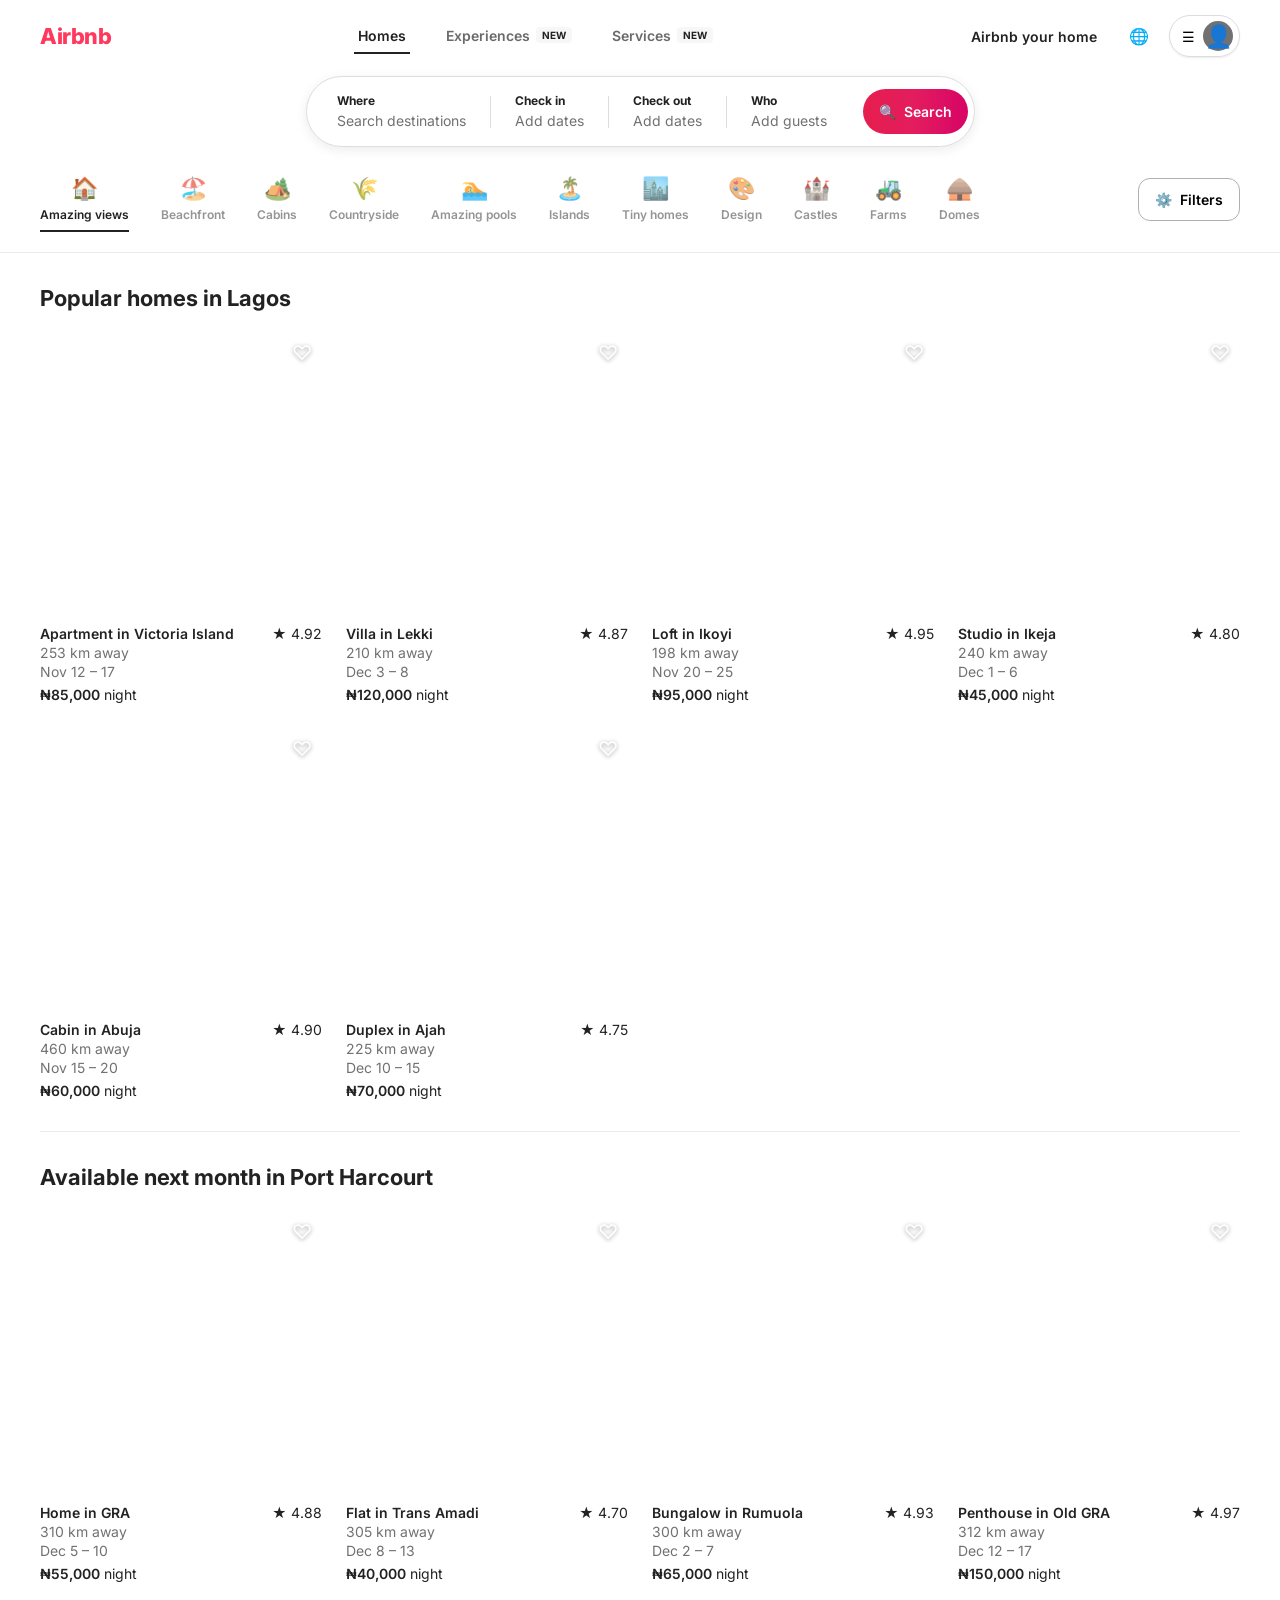
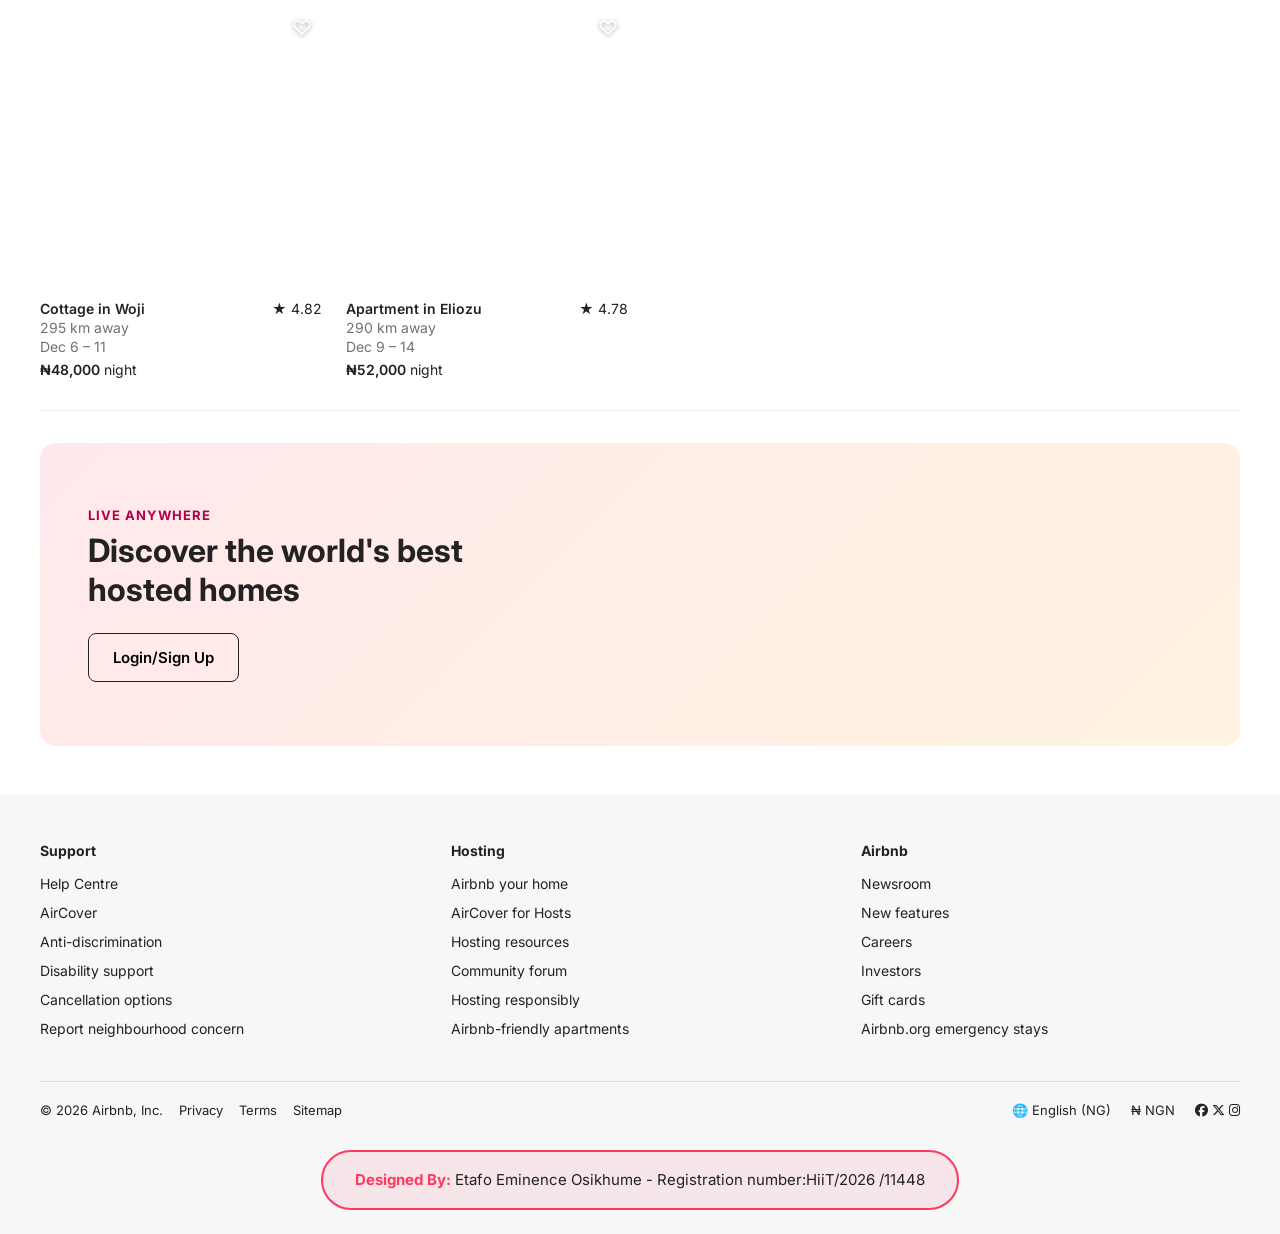
<file: index.html>
<!DOCTYPE html>
<html lang="en">
<head>
<meta charset="UTF-8">
<meta name="viewport" content="width=device-width, initial-scale=1.0">
<title>Airbnb | Vacation Rentals, Cabins, Beach Houses & More</title>
<link rel="preconnect" href="https://fonts.googleapis.com">
<link href="https://fonts.googleapis.com/css2?family=Inter:wght@400;500;600;700;800&display=swap" rel="stylesheet">
<link rel="stylesheet" href="styles.css">
<link rel="stylesheet" href="https://cdnjs.cloudflare.com/ajax/libs/font-awesome/6.5.1/css/all.min.css">
</head>
<body>

<!-- ===== HEADER ===== -->
<header class="site-header">
  <div class="header-inner">
    <a href="#" class="logo">
      <span class="wordmark">Airbnb</span>
    </a>

    <nav class="tab-nav" aria-label="Stay type">
      <a href="#" class="tab active">
        <span class="tab-label">Homes</span>
      </a>
      <a href="#" class="tab">
        <span class="tab-label">Experiences</span>
        <span class="tab-new">NEW</span>
      </a>
      <a href="#" class="tab">
        <span class="tab-label">Services</span>
        <span class="tab-new">NEW</span>
      </a>
    </nav>

    <div class="header-right">
      <a href="#" class="host-link">Airbnb your home</a>
      <button class="icon-btn" aria-label="Language">🌐</button>
      <button class="profile-btn" aria-label="Menu">
        <span class="menu-icon">☰</span>
        <span class="user-icon">👤</span>
      </button>
    </div>
  </div>

  <!-- Search bar -->
  <div class="search-wrap">
    <form class="search-bar" role="search">
      <div class="search-field">
        <span class="field-label">Where</span>
        <span class="field-value placeholder">Search destinations</span>
      </div>
      <div class="search-divider"></div>
      <div class="search-field narrow">
        <span class="field-label">Check in</span>
        <span class="field-value placeholder">Add dates</span>
      </div>
      <div class="search-divider"></div>
      <div class="search-field narrow">
        <span class="field-label">Check out</span>
        <span class="field-value placeholder">Add dates</span>
      </div>
      <div class="search-divider"></div>
      <div class="search-field">
        <span class="field-label">Who</span>
        <span class="field-value placeholder">Add guests</span>
      </div>
      <button type="submit" class="search-btn" aria-label="Search">
        <span class="search-icon">🔍</span>
        <span class="search-text">Search</span>
      </button>
    </form>
  </div>

  <!-- Category filter row -->
  <div class="category-row">
    <button class="category active">
      <span class="cat-icon">🏠</span>
      <span class="cat-name">Amazing views</span>
    </button>
    <button class="category">
      <span class="cat-icon">🏖️</span>
      <span class="cat-name">Beachfront</span>
    </button>
    <button class="category">
      <span class="cat-icon">🏕️</span>
      <span class="cat-name">Cabins</span>
    </button>
    <button class="category">
      <span class="cat-icon">🌾</span>
      <span class="cat-name">Countryside</span>
    </button>
    <button class="category">
      <span class="cat-icon">🏊</span>
      <span class="cat-name">Amazing pools</span>
    </button>
    <button class="category">
      <span class="cat-icon">🏝️</span>
      <span class="cat-name">Islands</span>
    </button>
    <button class="category">
      <span class="cat-icon">🏙️</span>
      <span class="cat-name">Tiny homes</span>
    </button>
    <button class="category">
      <span class="cat-icon">🎨</span>
      <span class="cat-name">Design</span>
    </button>
    <button class="category">
      <span class="cat-icon">🏰</span>
      <span class="cat-name">Castles</span>
    </button>
    <button class="category">
      <span class="cat-icon">🚜</span>
      <span class="cat-name">Farms</span>
    </button>
    <button class="category">
      <span class="cat-icon">🛖</span>
      <span class="cat-name">Domes</span>
    </button>
    <button class="filter-btn">
      <span class="filter-icon">⚙️</span>
      Filters
    </button>
  </div>
</header>

<!-- ===== MAIN ===== -->
<main>

  <!-- Section: Popular homes -->
  <section class="listing-section">
    <h2 class="section-title">Popular homes in Lagos</h2>
    <div class="card-grid">

      <a href="#" class="card">
        <div class="card-img" style="background-image:url('https://images.unsplash.com/photo-1600585154340-be6161a56a0c?w=500')">
          <button class="heart-btn" aria-label="Save">♡</button>
        </div>
        <div class="card-body">
          <div class="card-top">
            <span class="card-title">Apartment in Victoria Island</span>
            <span class="card-rating">★ 4.92</span>
          </div>
          <p class="card-sub">253 km away</p>
          <p class="card-dates">Nov 12 – 17</p>
          <p class="card-price"><strong>₦85,000</strong> night</p>
        </div>
      </a>

      <a href="#" class="card">
        <div class="card-img" style="background-image:url('https://images.unsplash.com/photo-1502672260266-1c1ef2d93688?w=500')">
          <button class="heart-btn" aria-label="Save">♡</button>
        </div>
        <div class="card-body">
          <div class="card-top">
            <span class="card-title">Villa in Lekki</span>
            <span class="card-rating">★ 4.87</span>
          </div>
          <p class="card-sub">210 km away</p>
          <p class="card-dates">Dec 3 – 8</p>
          <p class="card-price"><strong>₦120,000</strong> night</p>
        </div>
      </a>

      <a href="#" class="card">
        <div class="card-img" style="background-image:url('https://images.unsplash.com/photo-1600607687939-ce8a6c25118c?w=500')">
          <button class="heart-btn" aria-label="Save">♡</button>
        </div>
        <div class="card-body">
          <div class="card-top">
            <span class="card-title">Loft in Ikoyi</span>
            <span class="card-rating">★ 4.95</span>
          </div>
          <p class="card-sub">198 km away</p>
          <p class="card-dates">Nov 20 – 25</p>
          <p class="card-price"><strong>₦95,000</strong> night</p>
        </div>
      </a>

      <a href="#" class="card">
        <div class="card-img" style="background-image:url('https://images.unsplash.com/photo-1600596542815-ffad4c1539a9?w=500')">
          <button class="heart-btn" aria-label="Save">♡</button>
        </div>
        <div class="card-body">
          <div class="card-top">
            <span class="card-title">Studio in Ikeja</span>
            <span class="card-rating">★ 4.80</span>
          </div>
          <p class="card-sub">240 km away</p>
          <p class="card-dates">Dec 1 – 6</p>
          <p class="card-price"><strong>₦45,000</strong> night</p>
        </div>
      </a>

      <a href="#" class="card">
        <div class="card-img" style="background-image:url('https://images.unsplash.com/photo-1512917774080-9991f1c4c750?w=500')">
          <button class="heart-btn" aria-label="Save">♡</button>
        </div>
        <div class="card-body">
          <div class="card-top">
            <span class="card-title">Cabin in Abuja</span>
            <span class="card-rating">★ 4.90</span>
          </div>
          <p class="card-sub">460 km away</p>
          <p class="card-dates">Nov 15 – 20</p>
          <p class="card-price"><strong>₦60,000</strong> night</p>
        </div>
      </a>

      <a href="#" class="card">
        <div class="card-img" style="background-image:url('https://images.unsplash.com/photo-1600566753086-00f18fb6b3ea?w=500')">
          <button class="heart-btn" aria-label="Save">♡</button>
        </div>
        <div class="card-body">
          <div class="card-top">
            <span class="card-title">Duplex in Ajah</span>
            <span class="card-rating">★ 4.75</span>
          </div>
          <p class="card-sub">225 km away</p>
          <p class="card-dates">Dec 10 – 15</p>
          <p class="card-price"><strong>₦70,000</strong> night</p>
        </div>
      </a>

    </div>
  </section>

  <!-- Section: Available next month -->
  <section class="listing-section">
    <h2 class="section-title">Available next month in Port Harcourt</h2>
    <div class="card-grid">

      <a href="#" class="card">
        <div class="card-img" style="background-image:url('https://images.unsplash.com/photo-1560448204-e02f11c3d0e2?w=500')">
          <button class="heart-btn" aria-label="Save">♡</button>
        </div>
        <div class="card-body">
          <div class="card-top">
            <span class="card-title">Home in GRA</span>
            <span class="card-rating">★ 4.88</span>
          </div>
          <p class="card-sub">310 km away</p>
          <p class="card-dates">Dec 5 – 10</p>
          <p class="card-price"><strong>₦55,000</strong> night</p>
        </div>
      </a>

      <a href="#" class="card">
        <div class="card-img" style="background-image:url('https://images.unsplash.com/photo-1570129477492-45c003edd2be?w=500')">
          <button class="heart-btn" aria-label="Save">♡</button>
        </div>
        <div class="card-body">
          <div class="card-top">
            <span class="card-title">Flat in Trans Amadi</span>
            <span class="card-rating">★ 4.70</span>
          </div>
          <p class="card-sub">305 km away</p>
          <p class="card-dates">Dec 8 – 13</p>
          <p class="card-price"><strong>₦40,000</strong> night</p>
        </div>
      </a>

      <a href="#" class="card">
        <div class="card-img" style="background-image:url('https://images.unsplash.com/photo-1505873242700-f289a29e1e0f?w=500')">
          <button class="heart-btn" aria-label="Save">♡</button>
        </div>
        <div class="card-body">
          <div class="card-top">
            <span class="card-title">Bungalow in Rumuola</span>
            <span class="card-rating">★ 4.93</span>
          </div>
          <p class="card-sub">300 km away</p>
          <p class="card-dates">Dec 2 – 7</p>
          <p class="card-price"><strong>₦65,000</strong> night</p>
        </div>
      </a>

      <a href="#" class="card">
        <div class="card-img" style="background-image:url('https://images.unsplash.com/photo-1571003123894-1f0594d2b5d9?w=500')">
          <button class="heart-btn" aria-label="Save">♡</button>
        </div>
        <div class="card-body">
          <div class="card-top">
            <span class="card-title">Penthouse in Old GRA</span>
            <span class="card-rating">★ 4.97</span>
          </div>
          <p class="card-sub">312 km away</p>
          <p class="card-dates">Dec 12 – 17</p>
          <p class="card-price"><strong>₦150,000</strong> night</p>
        </div>
      </a>

      <a href="#" class="card">
        <div class="card-img" style="background-image:url('https://images.unsplash.com/photo-1502672023488-70e25813eb80?w=500')">
          <button class="heart-btn" aria-label="Save">♡</button>
        </div>
        <div class="card-body">
          <div class="card-top">
            <span class="card-title">Cottage in Woji</span>
            <span class="card-rating">★ 4.82</span>
          </div>
          <p class="card-sub">295 km away</p>
          <p class="card-dates">Dec 6 – 11</p>
          <p class="card-price"><strong>₦48,000</strong> night</p>
        </div>
      </a>

      <a href="#" class="card">
        <div class="card-img" style="background-image:url('https://images.unsplash.com/photo-1615529182904-14819c35db37?w=500')">
          <button class="heart-btn" aria-label="Save">♡</button>
        </div>
        <div class="card-body">
          <div class="card-top">
            <span class="card-title">Apartment in Eliozu</span>
            <span class="card-rating">★ 4.78</span>
          </div>
          <p class="card-sub">290 km away</p>
          <p class="card-dates">Dec 9 – 14</p>
          <p class="card-price"><strong>₦52,000</strong> night</p>
        </div>
      </a>

    </div>
  </section>

  <!-- Inspiration banner -->
  <section class="inspire-banner">
    <div class="inspire-text">
      <p class="inspire-eyebrow">Live anywhere</p>
      <h2>Discover the world's best hosted homes</h2>
      <button class="inspire-btn"><a href="login.html">Login/Sign Up</a></button>
    </div>
  </section>

</main>

<!-- ===== FOOTER ===== -->
<footer class="site-footer">
  <div class="footer-columns">
    <div class="footer-col">
      <h3>Support</h3>
      <a href="help.html">Help Centre</a>
      <a href="#">AirCover</a>
      <a href="#">Anti-discrimination</a>
      <a href="#">Disability support</a>
      <a href="#">Cancellation options</a>
      <a href="#">Report neighbourhood concern</a>
    </div>
    <div class="footer-col">
      <h3>Hosting</h3>
      <a href="#">Airbnb your home</a>
      <a href="#">AirCover for Hosts</a>
      <a href="#">Hosting resources</a>
      <a href="#">Community forum</a>
      <a href="#">Hosting responsibly</a>
      <a href="#">Airbnb-friendly apartments</a>
    </div>
    <div class="footer-col">
      <h3>Airbnb</h3>
      <a href="#">Newsroom</a>
      <a href="#">New features</a>
      <a href="#">Careers</a>
      <a href="#">Investors</a>
      <a href="#">Gift cards</a>
      <a href="#">Airbnb.org emergency stays</a>
    </div>
  </div>

  <div class="footer-bottom">
    <div class="footer-legal">
      <span>© 2026 Airbnb, Inc.</span>
      <a href="#">Privacy</a>
      <a href="#">Terms</a>
      <a href="#">Sitemap</a>
    </div>
    <div class="footer-meta">
      <span class="lang-select">🌐 English (NG)</span>
      <span class="lang-select">₦ NGN</span>
      <span class="socials">
  <a href="#" aria-label="Facebook"><i class="fa-brands fa-facebook"></i></a>
  <a href="#" aria-label="Twitter"><i class="fa-brands fa-x-twitter"></i></a>
  <a href="#" aria-label="Instagram"><i class="fa-brands fa-instagram"></i></a>
</span>
    </div>
  </div>

  <p class="designed-by"><strong>Designed By:</strong> Etafo Eminence Osikhume - Registration number:HiiT/2026 /11448</p>
</footer>

</body>
</html>
</file>
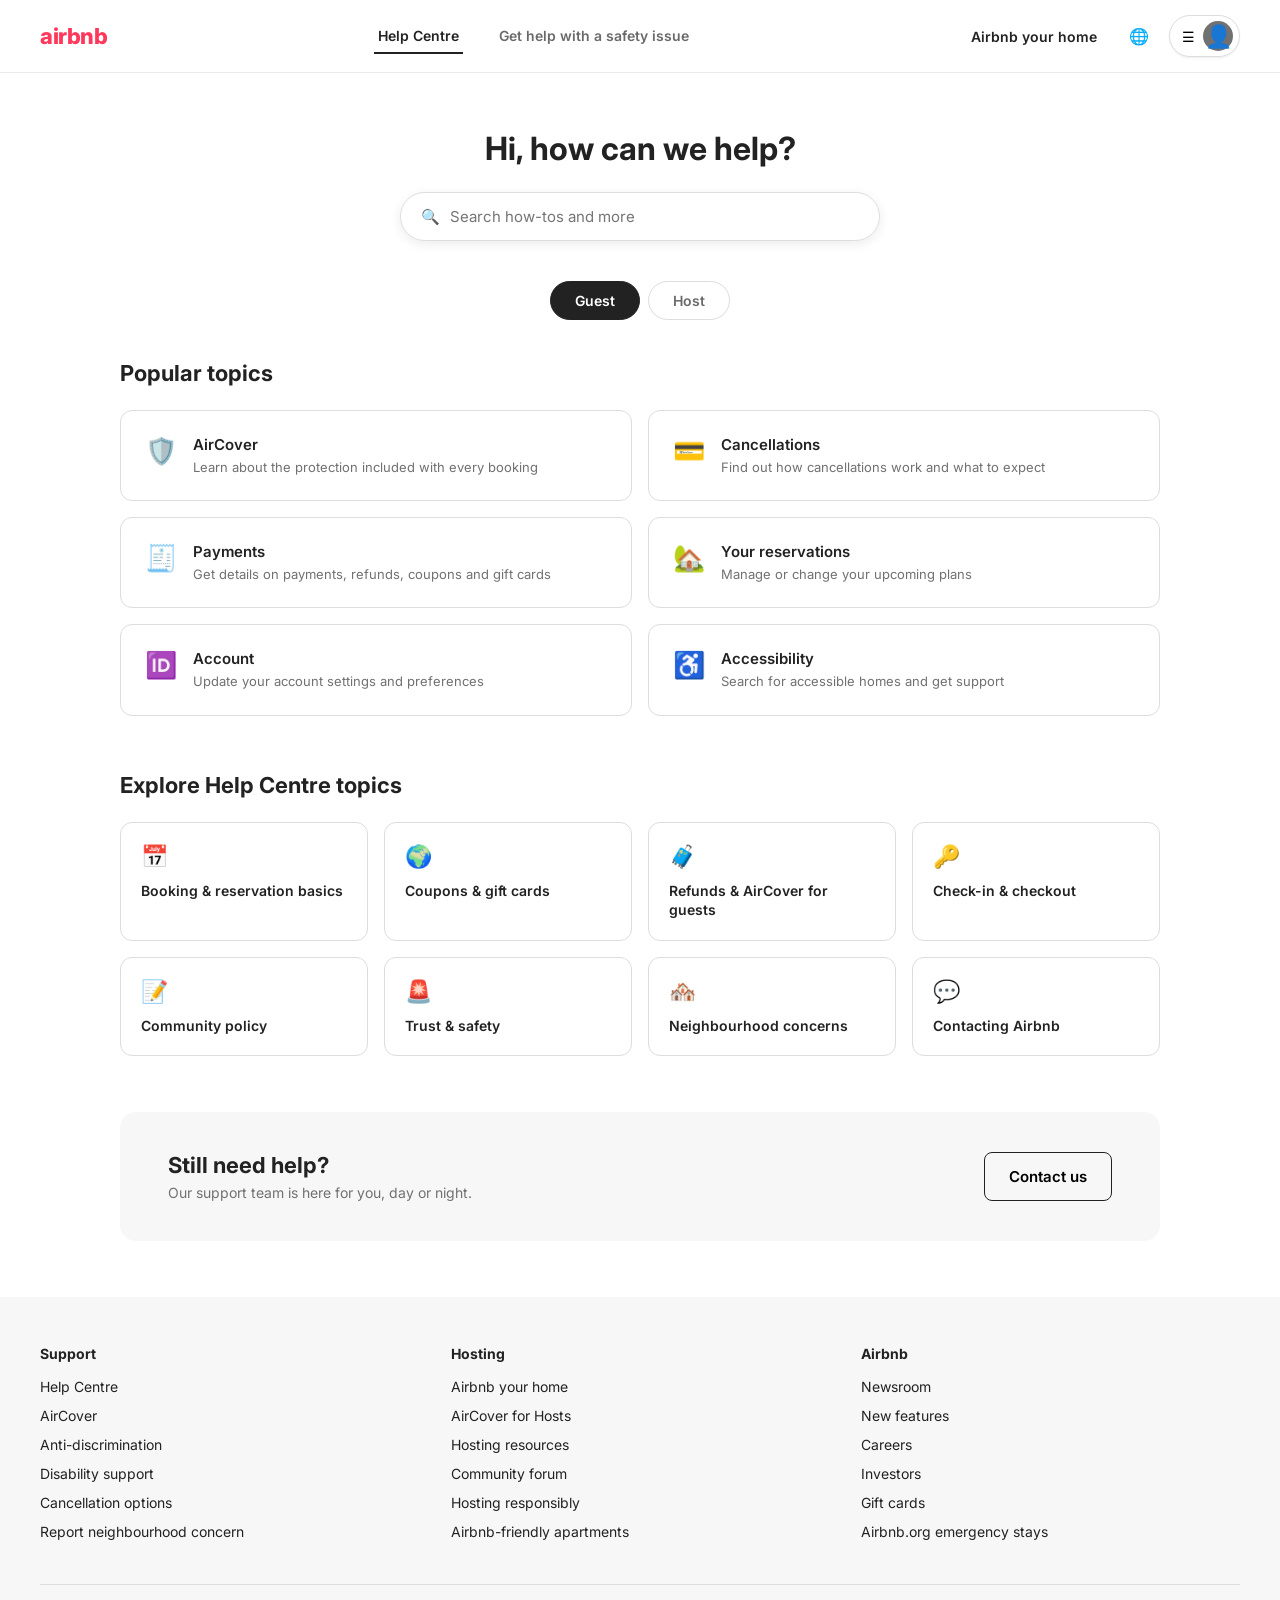
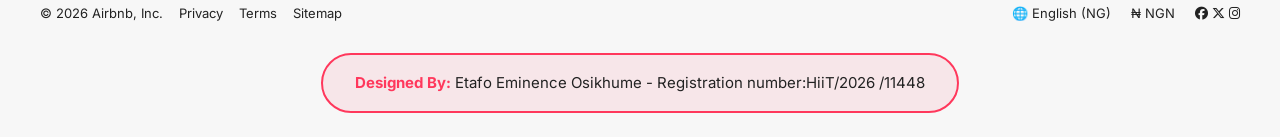
<file: help.html>
<!DOCTYPE html>
<html lang="en">
<head>
<meta charset="UTF-8">
<meta name="viewport" content="width=device-width, initial-scale=1.0">
<title>Airbnb Help Centre</title>
<link rel="preconnect" href="https://fonts.googleapis.com">
<link href="https://fonts.googleapis.com/css2?family=Inter:wght@400;500;600;700;800&display=swap" rel="stylesheet">
<link rel="stylesheet" href="help-styles.css">
<link rel="stylesheet" href="https://cdnjs.cloudflare.com/ajax/libs/font-awesome/6.5.1/css/all.min.css">
</head>
<body>

<!-- ===== HEADER ===== -->
<header class="site-header">
  <div class="header-inner">
    <a href="#" class="logo">
      <span class="wordmark">airbnb</span>
    </a>

    <nav class="help-nav" aria-label="Help sections">
      <a href="#" class="help-tab active">Help Centre</a>
      <a href="#" class="help-tab">Get help with a safety issue</a>
    </nav>

    <div class="header-right">
      <a href="#" class="host-link">Airbnb your home</a>
      <button class="icon-btn" aria-label="Language">🌐</button>
      <button class="profile-btn" aria-label="Menu">
        <span class="menu-icon">☰</span>
        <span class="user-icon">👤</span>
      </button>
    </div>
  </div>
</header>

<!-- ===== HERO / SEARCH ===== -->
<section class="help-hero">
  <h1>Hi, how can we help?</h1>
  <form class="help-search" role="search">
    <span class="search-icon">🔍</span>
    <input type="text" placeholder="Search how-tos and more">
  </form>
</section>

<main>

  <!-- Guest / Host toggle -->
  <div class="role-toggle">
    <button class="role-btn active">Guest</button>
    <button class="role-btn">Host</button>
  </div>

  <!-- Popular topics -->
  <section class="topics-section">
    <h2>Popular topics</h2>
    <div class="topics-grid">

      <a href="#" class="topic-card">
        <span class="topic-icon">🛡️</span>
        <div>
          <p class="topic-title">AirCover</p>
          <p class="topic-desc">Learn about the protection included with every booking</p>
        </div>
      </a>

      <a href="#" class="topic-card">
        <span class="topic-icon">💳</span>
        <div>
          <p class="topic-title">Cancellations</p>
          <p class="topic-desc">Find out how cancellations work and what to expect</p>
        </div>
      </a>

      <a href="#" class="topic-card">
        <span class="topic-icon">🧾</span>
        <div>
          <p class="topic-title">Payments</p>
          <p class="topic-desc">Get details on payments, refunds, coupons and gift cards</p>
        </div>
      </a>

      <a href="#" class="topic-card">
        <span class="topic-icon">🏡</span>
        <div>
          <p class="topic-title">Your reservations</p>
          <p class="topic-desc">Manage or change your upcoming plans</p>
        </div>
      </a>

      <a href="#" class="topic-card">
        <span class="topic-icon">🆔</span>
        <div>
          <p class="topic-title">Account</p>
          <p class="topic-desc">Update your account settings and preferences</p>
        </div>
      </a>

      <a href="#" class="topic-card">
        <span class="topic-icon">♿</span>
        <div>
          <p class="topic-title">Accessibility</p>
          <p class="topic-desc">Search for accessible homes and get support</p>
        </div>
      </a>

    </div>
  </section>

  <!-- Explore by category -->
  <section class="explore-section">
    <h2>Explore Help Centre topics</h2>
    <div class="explore-grid">

      <div class="explore-card">
        <span class="explore-icon">📅</span>
        <p class="explore-title">Booking &amp; reservation basics</p>
      </div>

      <div class="explore-card">
        <span class="explore-icon">🌍</span>
        <p class="explore-title">Coupons &amp; gift cards</p>
      </div>

      <div class="explore-card">
        <span class="explore-icon">🧳</span>
        <p class="explore-title">Refunds &amp; AirCover for guests</p>
      </div>

      <div class="explore-card">
        <span class="explore-icon">🔑</span>
        <p class="explore-title">Check-in &amp; checkout</p>
      </div>

      <div class="explore-card">
        <span class="explore-icon">📝</span>
        <p class="explore-title">Community policy</p>
      </div>

      <div class="explore-card">
        <span class="explore-icon">🚨</span>
        <p class="explore-title">Trust &amp; safety</p>
      </div>

      <div class="explore-card">
        <span class="explore-icon">🏘️</span>
        <p class="explore-title">Neighbourhood concerns</p>
      </div>

      <div class="explore-card">
        <span class="explore-icon">💬</span>
        <p class="explore-title">Contacting Airbnb</p>
      </div>

    </div>
  </section>

  <!-- Contact banner -->
  <section class="contact-banner">
    <div class="contact-text">
      <h2>Still need help?</h2>
      <p>Our support team is here for you, day or night.</p>
    </div>
    <button class="contact-btn">Contact us</button>
  </section>

</main>

<!-- ===== FOOTER ===== -->
<footer class="site-footer">
  <div class="footer-columns">
    <div class="footer-col">
      <h3>Support</h3>
      <a href="#">Help Centre</a>
      <a href="#">AirCover</a>
      <a href="#">Anti-discrimination</a>
      <a href="#">Disability support</a>
      <a href="#">Cancellation options</a>
      <a href="#">Report neighbourhood concern</a>
    </div>
    <div class="footer-col">
      <h3>Hosting</h3>
      <a href="#">Airbnb your home</a>
      <a href="#">AirCover for Hosts</a>
      <a href="#">Hosting resources</a>
      <a href="#">Community forum</a>
      <a href="#">Hosting responsibly</a>
      <a href="#">Airbnb-friendly apartments</a>
    </div>
    <div class="footer-col">
      <h3>Airbnb</h3>
      <a href="#">Newsroom</a>
      <a href="#">New features</a>
      <a href="#">Careers</a>
      <a href="#">Investors</a>
      <a href="#">Gift cards</a>
      <a href="#">Airbnb.org emergency stays</a>
    </div>
  </div>

  <div class="footer-bottom">
    <div class="footer-legal">
      <span>© 2026 Airbnb, Inc.</span>
      <a href="#">Privacy</a>
      <a href="#">Terms</a>
      <a href="#">Sitemap</a>
    </div>
    <div class="footer-meta">
      <span class="lang-select">🌐 English (NG)</span>
      <span class="lang-select">₦ NGN</span>
      <span class="socials">
  <a href="#" aria-label="Facebook"><i class="fa-brands fa-facebook"></i></a>
  <a href="#" aria-label="Twitter"><i class="fa-brands fa-x-twitter"></i></a>
  <a href="#" aria-label="Instagram"><i class="fa-brands fa-instagram"></i></a>
</span>
    </div>
  </div>

  <p class="designed-by"><strong>Designed By:</strong> Etafo Eminence Osikhume - Registration number:HiiT/2026 /11448</p>
</footer>

</body>
</html>
</file>
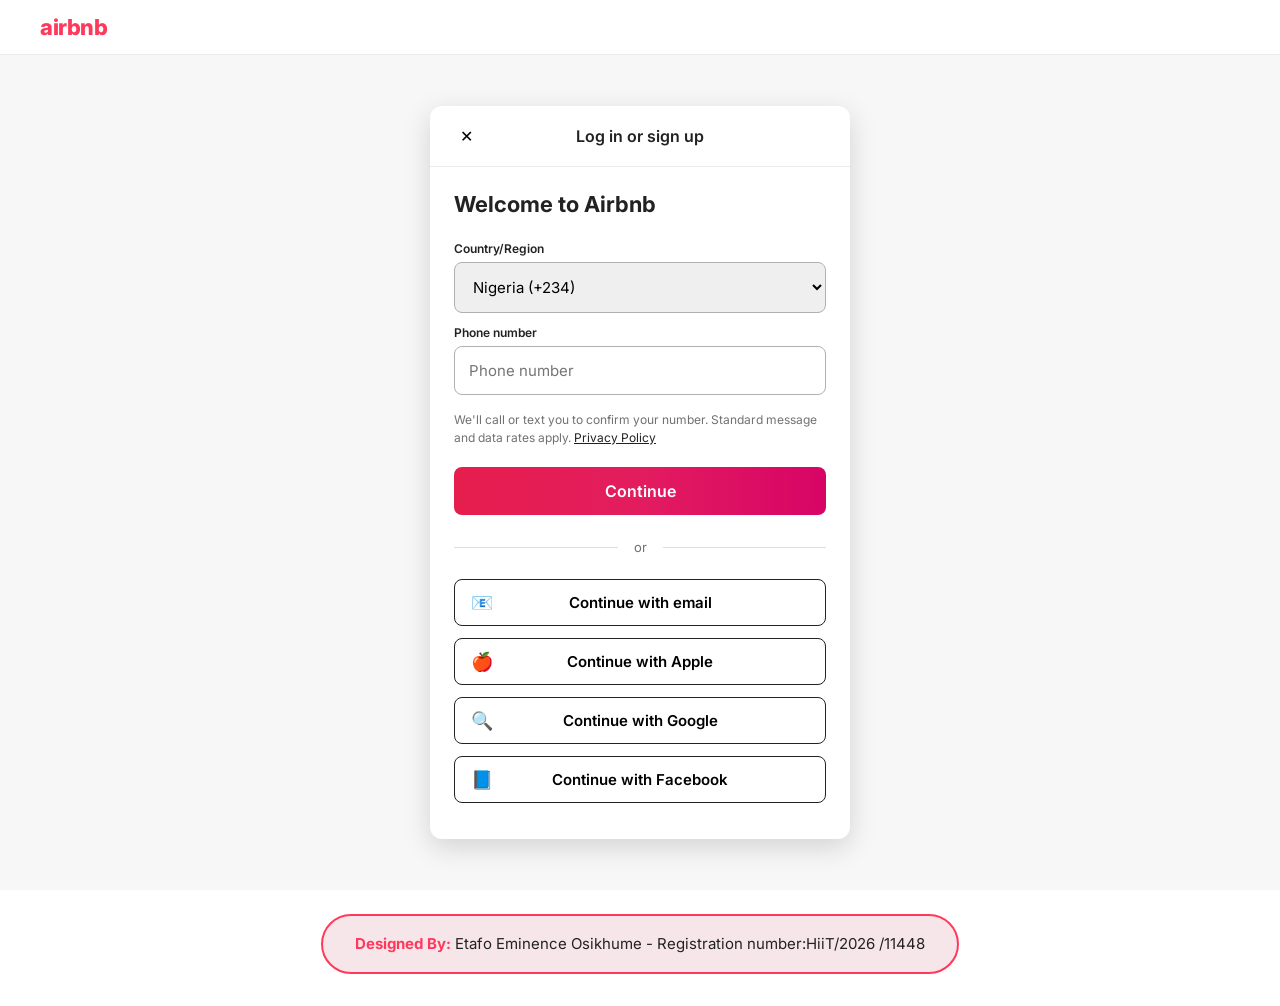
<file: login.html>
<!DOCTYPE html>
<html lang="en">
<head>
<meta charset="UTF-8">
<meta name="viewport" content="width=device-width, initial-scale=1.0">
<title>Log in or sign up | Airbnb</title>
<link rel="preconnect" href="https://fonts.googleapis.com">
<link href="https://fonts.googleapis.com/css2?family=Inter:wght@400;500;600;700;800&display=swap" rel="stylesheet">
<link rel="stylesheet" href="login-styles.css">
</head>
<body>

<!-- ===== HEADER ===== -->
<header class="site-header">
  <div class="header-inner">
    <a href="#" class="logo">
      <span class="wordmark">airbnb</span>
    </a>
  </div>
</header>

<!-- ===== LOGIN MODAL ===== -->
<main class="modal-overlay">
  <div class="modal">

    <div class="modal-header">
      <span class="modal-title">Log in or sign up</span>
      <button class="close-btn" aria-label="Close">✕</button>
    </div>

    <div class="modal-body">
      <h1>Welcome to Airbnb</h1>

      <label class="field-group">
        <span class="field-label">Country/Region</span>
        <select class="country-select">
          <option>Nigeria (+234)</option>
          <option>United States (+1)</option>
          <option>United Kingdom (+44)</option>
          <option>Ghana (+233)</option>
        </select>
      </label>

      <label class="field-group">
        <span class="field-label">Phone number</span>
        <input type="tel" class="text-input" placeholder="Phone number">
      </label>

      <p class="fine-print">
        We'll call or text you to confirm your number. Standard message and data rates apply.
        <a href="#">Privacy Policy</a>
      </p>

      <button class="continue-btn">Continue</button>

      <div class="divider">
        <span>or</span>
      </div>

      <button class="social-btn">
        <span class="social-icon">📧</span>
        Continue with email
      </button>

      <button class="social-btn">
        <span class="social-icon">🍎</span>
        Continue with Apple
      </button>

      <button class="social-btn">
        <span class="social-icon">🔍</span>
        Continue with Google
      </button>

      <button class="social-btn">
        <span class="social-icon">📘</span>
        Continue with Facebook
      </button>
    </div>

  </div>
</main>

<p class="designed-by"><strong>Designed By:</strong> Etafo Eminence Osikhume - Registration number:HiiT/2026 /11448</p>

</body>
</html>
</file>
<file: styles.css>
/* ===== Reset & base ===== */
* { margin: 0; padding: 0; box-sizing: border-box; }
html, body {
  max-width: 100%;
  overflow-x: hidden;
}
body {
  font-family: 'Inter', -apple-system, BlinkMacSystemFont, 'Helvetica Neue', sans-serif;
  color: #222222;
  background: #ffffff;
}

a { text-decoration: none; color: inherit; }
button { font-family: inherit; border: none; background: none; cursor: pointer; }

/* ===== Header ===== */
.site-header {
  position: sticky;
  top: 0;
  z-index: 50;
  background: #fff;
  border-bottom: 1px solid #ebebeb;
}

.header-inner {
  display: flex;
  align-items: center;
  justify-content: space-between;
  padding: 14px 40px;
  max-width: 1760px;
  margin: 0 auto;
}

.logo {
  display: flex;
  align-items: center;
  gap: 8px;
}
.logo-icon { width: 32px; height: 32px; }
.wordmark {
  font-size: 22px;
  font-weight: 800;
  color: #FF385C;
  letter-spacing: -0.5px;
}

.tab-nav {
  display: flex;
  gap: 32px;
}
.tab {
  display: flex;
  align-items: center;
  gap: 6px;
  padding: 8px 4px;
  font-size: 14px;
  font-weight: 600;
  color: #6a6a6a;
  border-bottom: 2px solid transparent;
}
.tab.active {
  color: #222;
  border-bottom-color: #222;
}
.tab-new {
  font-size: 10px;
  font-weight: 700;
  background: #f7f7f7;
  color: #222;
  padding: 2px 6px;
  border-radius: 4px;
}

.header-right {
  display: flex;
  align-items: center;
  gap: 8px;
}
.host-link {
  font-size: 14px;
  font-weight: 600;
  padding: 12px 12px;
  border-radius: 22px;
}
.host-link:hover { background: #f7f7f7; }
.icon-btn {
  font-size: 16px;
  padding: 12px;
  border-radius: 50%;
}
.icon-btn:hover { background: #f7f7f7; }
.profile-btn {
  display: flex;
  align-items: center;
  gap: 8px;
  border: 1px solid #dddddd;
  border-radius: 21px;
  padding: 5px 6px 5px 12px;
  box-shadow: 0 1px 2px rgba(0,0,0,0.08);
}
.profile-btn:hover { box-shadow: 0 2px 6px rgba(0,0,0,0.18); }
.menu-icon { font-size: 14px; }
.user-icon {
  font-size: 22px;
  background: #717171;
  color: #fff;
  border-radius: 50%;
  width: 30px;
  height: 30px;
  display: flex;
  align-items: center;
  justify-content: center;
}

/* ===== Search bar ===== */
.search-wrap {
  display: flex;
  justify-content: center;
  padding: 4px 0 20px;
}
.search-bar {
  display: flex;
  align-items: center;
  border: 1px solid #dddddd;
  border-radius: 40px;
  box-shadow: 0 3px 12px rgba(0,0,0,0.08);
  padding: 6px;
}
.search-field {
  padding: 10px 24px;
  cursor: pointer;
  border-radius: 32px;
  min-width: 130px;
}
.search-field.narrow { min-width: 110px; }
.search-field:hover { background: #f0f0f0; }
.field-label {
  display: block;
  font-size: 12px;
  font-weight: 700;
  margin-bottom: 2px;
}
.field-value {
  font-size: 14px;
  color: #222;
}
.field-value.placeholder { color: #717171; }
.search-divider {
  width: 1px;
  height: 32px;
  background: #dddddd;
}
.search-btn {
  display: flex;
  align-items: center;
  gap: 8px;
  background: linear-gradient(90deg, #E61E4D, #E31C5F, #D70466);
  color: #fff;
  padding: 14px 16px;
  border-radius: 32px;
  font-weight: 600;
  font-size: 14px;
  margin-left: 6px;
}
.search-icon { font-size: 14px; }

/* ===== Category row ===== */
.category-row {
  display: flex;
  align-items: center;
  gap: 32px;
  padding: 0 40px 20px;
  overflow-x: auto;
  max-width: 1760px;
  margin: 0 auto;
}
.category {
  display: flex;
  flex-direction: column;
  align-items: center;
  gap: 6px;
  padding: 8px 0;
  color: #717171;
  border-bottom: 2px solid transparent;
  white-space: nowrap;
  opacity: 0.75;
}
.category:hover { opacity: 1; color: #222; }
.category.active {
  color: #222;
  border-bottom-color: #222;
  opacity: 1;
}
.cat-icon { font-size: 22px; }
.cat-name { font-size: 12px; font-weight: 600; }

.filter-btn {
  display: flex;
  align-items: center;
  gap: 8px;
  border: 1px solid #b0b0b0;
  border-radius: 12px;
  padding: 12px 16px;
  font-size: 14px;
  font-weight: 600;
  white-space: nowrap;
  margin-left: auto;
}
.filter-icon { font-size: 14px; }

/* ===== Listing sections ===== */
main { max-width: 1760px; margin: 0 auto; padding: 0 40px; }

.listing-section {
  padding: 32px 0;
  border-bottom: 1px solid #ebebeb;
}
.section-title {
  font-size: 22px;
  font-weight: 700;
  margin-bottom: 20px;
}

.card-grid {
  display: grid;
  grid-template-columns: repeat(6, 1fr);
  gap: 24px;
}

.card { display: block; }
.card-img {
  position: relative;
  width: 100%;
  aspect-ratio: 1 / 1;
  background-size: cover;
  background-position: center;
  border-radius: 12px;
  margin-bottom: 12px;
}
.heart-btn {
  position: absolute;
  top: 10px;
  right: 10px;
  font-size: 20px;
  color: #fff;
  filter: drop-shadow(0 1px 2px rgba(0,0,0,0.4));
}

.card-top {
  display: flex;
  justify-content: space-between;
  gap: 8px;
  font-size: 14px;
}
.card-title {
  font-weight: 600;
  overflow: hidden;
  text-overflow: ellipsis;
  white-space: nowrap;
}
.card-rating { flex-shrink: 0; }
.card-sub, .card-dates {
  font-size: 14px;
  color: #717171;
  margin-top: 2px;
}
.card-price {
  font-size: 14px;
  margin-top: 6px;
}
.card-price strong { font-weight: 600; }

/* ===== Inspiration banner ===== */
.inspire-banner {
  margin: 32px 0 48px;
  border-radius: 16px;
  background: linear-gradient(135deg, #FFE8EC 0%, #FFF3E0 100%);
  padding: 64px 48px;
}
.inspire-eyebrow {
  font-size: 13px;
  font-weight: 700;
  text-transform: uppercase;
  letter-spacing: 1px;
  color: #B10047;
  margin-bottom: 8px;
}
.inspire-text h2 {
  font-size: 32px;
  font-weight: 700;
  max-width: 480px;
  margin-bottom: 24px;
}
.inspire-btn {
  border: 1.5px solid #222;
  border-radius: 8px;
  padding: 14px 24px;
  font-size: 15px;
  font-weight: 600;
}
.inspire-btn:hover { background: #222; color: #fff; }

/* ===== Footer ===== */
.site-footer {
  background: #f7f7f7;
  padding: 48px 40px 24px;
}
.footer-columns {
  display: grid;
  grid-template-columns: repeat(3, 1fr);
  gap: 32px;
  max-width: 1760px;
  margin: 0 auto 32px;
}
.footer-col h3 {
  font-size: 14px;
  font-weight: 700;
  margin-bottom: 16px;
}
.footer-col a {
  display: block;
  font-size: 14px;
  color: #222;
  margin-bottom: 12px;
}
.footer-col a:hover { text-decoration: underline; }

.footer-bottom {
  border-top: 1px solid #dddddd;
  padding-top: 20px;
  display: flex;
  flex-wrap: wrap;
  justify-content: space-between;
  gap: 12px;
  max-width: 1760px;
  margin: 0 auto;
  font-size: 13px;
  color: #222;
}
.footer-legal { display: flex; gap: 16px; align-items: center; flex-wrap: wrap; }
.footer-legal a:hover { text-decoration: underline; }
.footer-meta { display: flex; gap: 20px; flex-wrap: wrap; }

/* ===== Responsive ===== */
@media (max-width: 1400px) {
  .card-grid { grid-template-columns: repeat(4, 1fr); }
}

@media (max-width: 1000px) {
  .card-grid { grid-template-columns: repeat(3, 1fr); }
  .tab-nav { display: none; }
  .footer-columns { grid-template-columns: repeat(2, 1fr); }
}

@media (max-width: 700px) {
  .header-inner { padding: 12px 16px; }
  .host-link { display: none; }
  main { padding: 0 16px; }
  .category-row { padding: 0 16px 16px; gap: 20px; }
  .card-grid { grid-template-columns: repeat(2, 1fr); gap: 16px; }
  .search-wrap { padding: 4px 16px 20px; }
.search-bar { width: 100%; justify-content: space-between; }
.search-field.narrow, .search-divider { display: none; }
.search-field { flex: 1; min-width: 0; padding: 10px 16px; }
.search-btn { flex-shrink: 0; padding: 12px; border-radius: 50%; }
.search-text { display: none; }
  .footer-columns { grid-template-columns: 1fr; }
  .inspire-banner { padding: 40px 24px; }
  .inspire-text h2 { font-size: 24px; }
}

@media (max-width: 480px) {
  .card-grid { grid-template-columns: 1fr; }
}
/* ===== Designed By badge ===== */
.designed-by {
  display: block;
  width: fit-content;
  max-width: 90%;
  margin: 32px auto 0;
  text-align: center;
  border: 2px solid #FF385C;
  border-radius: 999px;
  padding: 16px 32px;
  background: #f7e6e9;
  font-size: 15px;
  line-height: 1.6;
  color: #222;
}
.designed-by strong {
  color: #FF385C;
}
</file>
<file: help-styles.css>
/* ===== Reset & base ===== */
* { margin: 0; padding: 0; box-sizing: border-box; }

body {
  font-family: 'Inter', -apple-system, BlinkMacSystemFont, 'Helvetica Neue', sans-serif;
  color: #222222;
  background: #ffffff;
}

a { text-decoration: none; color: inherit; }
button, input { font-family: inherit; border: none; background: none; }
button { cursor: pointer; }

/* ===== Header ===== */
.site-header {
  position: sticky;
  top: 0;
  z-index: 50;
  background: #fff;
  border-bottom: 1px solid #ebebeb;
}

.header-inner {
  display: flex;
  align-items: center;
  justify-content: space-between;
  padding: 14px 40px;
  max-width: 1760px;
  margin: 0 auto;
}

.logo { display: flex; align-items: center; }
.wordmark {
  font-size: 22px;
  font-weight: 800;
  color: #FF385C;
  letter-spacing: -0.5px;
}

.help-nav {
  display: flex;
  gap: 32px;
}
.help-tab {
  font-size: 14px;
  font-weight: 600;
  color: #6a6a6a;
  padding: 8px 4px;
  border-bottom: 2px solid transparent;
}
.help-tab.active {
  color: #222;
  border-bottom-color: #222;
}

.header-right {
  display: flex;
  align-items: center;
  gap: 8px;
}
.host-link {
  font-size: 14px;
  font-weight: 600;
  padding: 12px 12px;
  border-radius: 22px;
}
.host-link:hover { background: #f7f7f7; }
.icon-btn {
  font-size: 16px;
  padding: 12px;
  border-radius: 50%;
}
.icon-btn:hover { background: #f7f7f7; }
.profile-btn {
  display: flex;
  align-items: center;
  gap: 8px;
  border: 1px solid #dddddd;
  border-radius: 21px;
  padding: 5px 6px 5px 12px;
  box-shadow: 0 1px 2px rgba(0,0,0,0.08);
}
.profile-btn:hover { box-shadow: 0 2px 6px rgba(0,0,0,0.18); }
.menu-icon { font-size: 14px; }
.user-icon {
  font-size: 22px;
  background: #717171;
  color: #fff;
  border-radius: 50%;
  width: 30px;
  height: 30px;
  display: flex;
  align-items: center;
  justify-content: center;
}

/* ===== Hero / search ===== */
.help-hero {
  text-align: center;
  padding: 56px 24px 40px;
}
.help-hero h1 {
  font-size: 32px;
  font-weight: 700;
  margin-bottom: 24px;
}
.help-search {
  display: flex;
  align-items: center;
  gap: 10px;
  max-width: 480px;
  margin: 0 auto;
  border: 1px solid #dddddd;
  border-radius: 32px;
  padding: 14px 20px;
  box-shadow: 0 3px 12px rgba(0,0,0,0.08);
}
.help-search .search-icon { font-size: 15px; color: #717171; }
.help-search input {
  border: none;
  outline: none;
  font-size: 15px;
  width: 100%;
}

main { max-width: 1120px; margin: 0 auto; padding: 0 40px; }

/* ===== Role toggle ===== */
.role-toggle {
  display: flex;
  gap: 8px;
  justify-content: center;
  margin-bottom: 40px;
}
.role-btn {
  padding: 10px 24px;
  border-radius: 24px;
  font-size: 14px;
  font-weight: 600;
  border: 1px solid #dddddd;
  color: #6a6a6a;
}
.role-btn.active {
  background: #222;
  color: #fff;
  border-color: #222;
}

/* ===== Topics section ===== */
.topics-section { margin-bottom: 56px; }
.topics-section h2,
.explore-section h2 {
  font-size: 22px;
  font-weight: 700;
  margin-bottom: 24px;
}

.topics-grid {
  display: grid;
  grid-template-columns: repeat(2, 1fr);
  gap: 16px;
}
.topic-card {
  display: flex;
  align-items: flex-start;
  gap: 16px;
  padding: 24px;
  border: 1px solid #dddddd;
  border-radius: 12px;
}
.topic-card:hover {
  box-shadow: 0 4px 12px rgba(0,0,0,0.1);
}
.topic-icon { font-size: 26px; }
.topic-title { font-weight: 600; font-size: 15px; margin-bottom: 4px; }
.topic-desc { font-size: 13px; color: #717171; line-height: 1.4; }

/* ===== Explore section ===== */
.explore-section { margin-bottom: 56px; }
.explore-grid {
  display: grid;
  grid-template-columns: repeat(4, 1fr);
  gap: 16px;
}
.explore-card {
  display: flex;
  flex-direction: column;
  gap: 12px;
  padding: 20px;
  border: 1px solid #dddddd;
  border-radius: 12px;
}
.explore-card:hover {
  box-shadow: 0 4px 12px rgba(0,0,0,0.1);
}
.explore-icon { font-size: 22px; }
.explore-title { font-size: 14px; font-weight: 600; line-height: 1.4; }

/* ===== Contact banner ===== */
.contact-banner {
  display: flex;
  align-items: center;
  justify-content: space-between;
  gap: 24px;
  background: #f7f7f7;
  border-radius: 16px;
  padding: 40px 48px;
  margin-bottom: 56px;
}
.contact-text h2 { font-size: 22px; font-weight: 700; margin-bottom: 6px; }
.contact-text p { font-size: 14px; color: #717171; }
.contact-btn {
  border: 1.5px solid #222;
  border-radius: 8px;
  padding: 14px 24px;
  font-size: 15px;
  font-weight: 600;
  white-space: nowrap;
}
.contact-btn:hover { background: #222; color: #fff; }

/* ===== Footer ===== */
.site-footer {
  background: #f7f7f7;
  padding: 48px 40px 24px;
}
.footer-columns {
  display: grid;
  grid-template-columns: repeat(3, 1fr);
  gap: 32px;
  max-width: 1760px;
  margin: 0 auto 32px;
}
.footer-col h3 {
  font-size: 14px;
  font-weight: 700;
  margin-bottom: 16px;
}
.footer-col a {
  display: block;
  font-size: 14px;
  color: #222;
  margin-bottom: 12px;
}
.footer-col a:hover { text-decoration: underline; }

.footer-bottom {
  border-top: 1px solid #dddddd;
  padding-top: 20px;
  display: flex;
  flex-wrap: wrap;
  justify-content: space-between;
  gap: 12px;
  max-width: 1760px;
  margin: 0 auto;
  font-size: 13px;
  color: #222;
}
.footer-legal { display: flex; gap: 16px; align-items: center; flex-wrap: wrap; }
.footer-legal a:hover { text-decoration: underline; }
.footer-meta { display: flex; gap: 20px; flex-wrap: wrap; }

/* ===== Responsive ===== */
@media (max-width: 900px) {
  .topics-grid { grid-template-columns: 1fr; }
  .explore-grid { grid-template-columns: repeat(2, 1fr); }
  .help-nav { display: none; }
  .footer-columns { grid-template-columns: repeat(2, 1fr); }
}

@media (max-width: 600px) {
  .header-inner { padding: 12px 16px; }
  .host-link { display: none; }
  main { padding: 0 16px; }
  .help-hero h1 { font-size: 24px; }
  .contact-banner { flex-direction: column; align-items: flex-start; padding: 32px 24px; }
  .footer-columns { grid-template-columns: 1fr; }
}
/* ===== Designed By badge ===== */
.designed-by {
  display: block;
  width: fit-content;
  max-width: 90%;
  margin: 32px auto 0;
  text-align: center;
  border: 2px solid #FF385C;
  border-radius: 999px;
  padding: 16px 32px;
  background: #f7e6e9;
  font-size: 15px;
  line-height: 1.6;
  color: #222;
}
.designed-by strong {
  color: #FF385C;
}
</file>
<file: login-styles.css>
/* ===== Reset & base ===== */
* { margin: 0; padding: 0; box-sizing: border-box; }

body {
  font-family: 'Inter', -apple-system, BlinkMacSystemFont, 'Helvetica Neue', sans-serif;
  color: #222222;
  background: #ffffff;
}

a { text-decoration: none; color: #222; }
a:hover { text-decoration: underline; }
button, input, select { font-family: inherit; }
button { cursor: pointer; }

/* ===== Header ===== */
.site-header {
  border-bottom: 1px solid #ebebeb;
}
.header-inner {
  padding: 14px 40px;
  max-width: 1760px;
  margin: 0 auto;
}
.logo { display: inline-flex; }
.wordmark {
  font-size: 22px;
  font-weight: 800;
  color: #FF385C;
  letter-spacing: -0.5px;
}

/* ===== Modal overlay ===== */
.modal-overlay {
  min-height: calc(100vh - 65px);
  display: flex;
  align-items: center;
  justify-content: center;
  background: #f7f7f7;
  padding: 40px 16px;
}

.modal {
  width: 100%;
  max-width: 420px;
  background: #fff;
  border-radius: 12px;
  box-shadow: 0 8px 28px rgba(0,0,0,0.15);
  overflow: hidden;
}

.modal-header {
  position: relative;
  display: flex;
  align-items: center;
  justify-content: center;
  padding: 20px;
  border-bottom: 1px solid #ebebeb;
}
.modal-title {
  font-size: 16px;
  font-weight: 600;
}
.close-btn {
  position: absolute;
  left: 20px;
  border: none;
  background: none;
  font-size: 16px;
  border-radius: 50%;
  width: 32px;
  height: 32px;
}
.close-btn:hover { background: #f7f7f7; }

.modal-body {
  padding: 24px;
}
.modal-body h1 {
  font-size: 22px;
  font-weight: 700;
  margin-bottom: 24px;
}

.field-group {
  display: block;
  margin-bottom: 12px;
}
.field-label {
  display: block;
  font-size: 12px;
  font-weight: 600;
  margin-bottom: 6px;
}

.country-select,
.text-input {
  width: 100%;
  padding: 14px;
  border: 1px solid #b0b0b0;
  border-radius: 8px;
  font-size: 15px;
  outline: none;
}
.country-select:focus,
.text-input:focus {
  border-color: #222;
  border-width: 2px;
  padding: 13px;
}

.fine-print {
  font-size: 12px;
  color: #717171;
  line-height: 1.5;
  margin: 16px 0 20px;
}
.fine-print a { color: #222; text-decoration: underline; }

.continue-btn {
  width: 100%;
  background: linear-gradient(90deg, #E61E4D, #E31C5F, #D70466);
  color: #fff;
  font-size: 16px;
  font-weight: 600;
  padding: 14px;
  border-radius: 8px;
  border: none;
}
.continue-btn:hover { opacity: 0.9; }

.divider {
  display: flex;
  align-items: center;
  text-align: center;
  margin: 24px 0;
  color: #717171;
  font-size: 13px;
}
.divider::before,
.divider::after {
  content: "";
  flex: 1;
  height: 1px;
  background: #dddddd;
}
.divider span { padding: 0 16px; }

.social-btn {
  display: flex;
  align-items: center;
  width: 100%;
  border: 1px solid #222;
  border-radius: 8px;
  padding: 13px 16px;
  font-size: 15px;
  font-weight: 600;
  background: #fff;
  margin-bottom: 12px;
  position: relative;
}
.social-btn:hover { background: #f7f7f7; }
.social-icon {
  position: absolute;
  left: 16px;
  font-size: 18px;
}
.social-btn {
  justify-content: center;
}

/* ===== Responsive ===== */
@media (max-width: 480px) {
  .modal-overlay { padding: 0; align-items: stretch; }
  .modal { max-width: 100%; border-radius: 0; box-shadow: none; min-height: calc(100vh - 65px); }
}
/* ===== Designed By badge ===== */
.designed-by {
  display: block;
  width: fit-content;
  max-width: 90%;
  margin: 24px auto 32px;
  text-align: center;
  border: 2px solid #FF385C;
  border-radius: 999px;
  padding: 16px 32px;
  background: #f7e6e9;
  font-size: 15px;
  line-height: 1.6;
  color: #222;
}
.designed-by strong {
  color: #FF385C;
}
</file>
